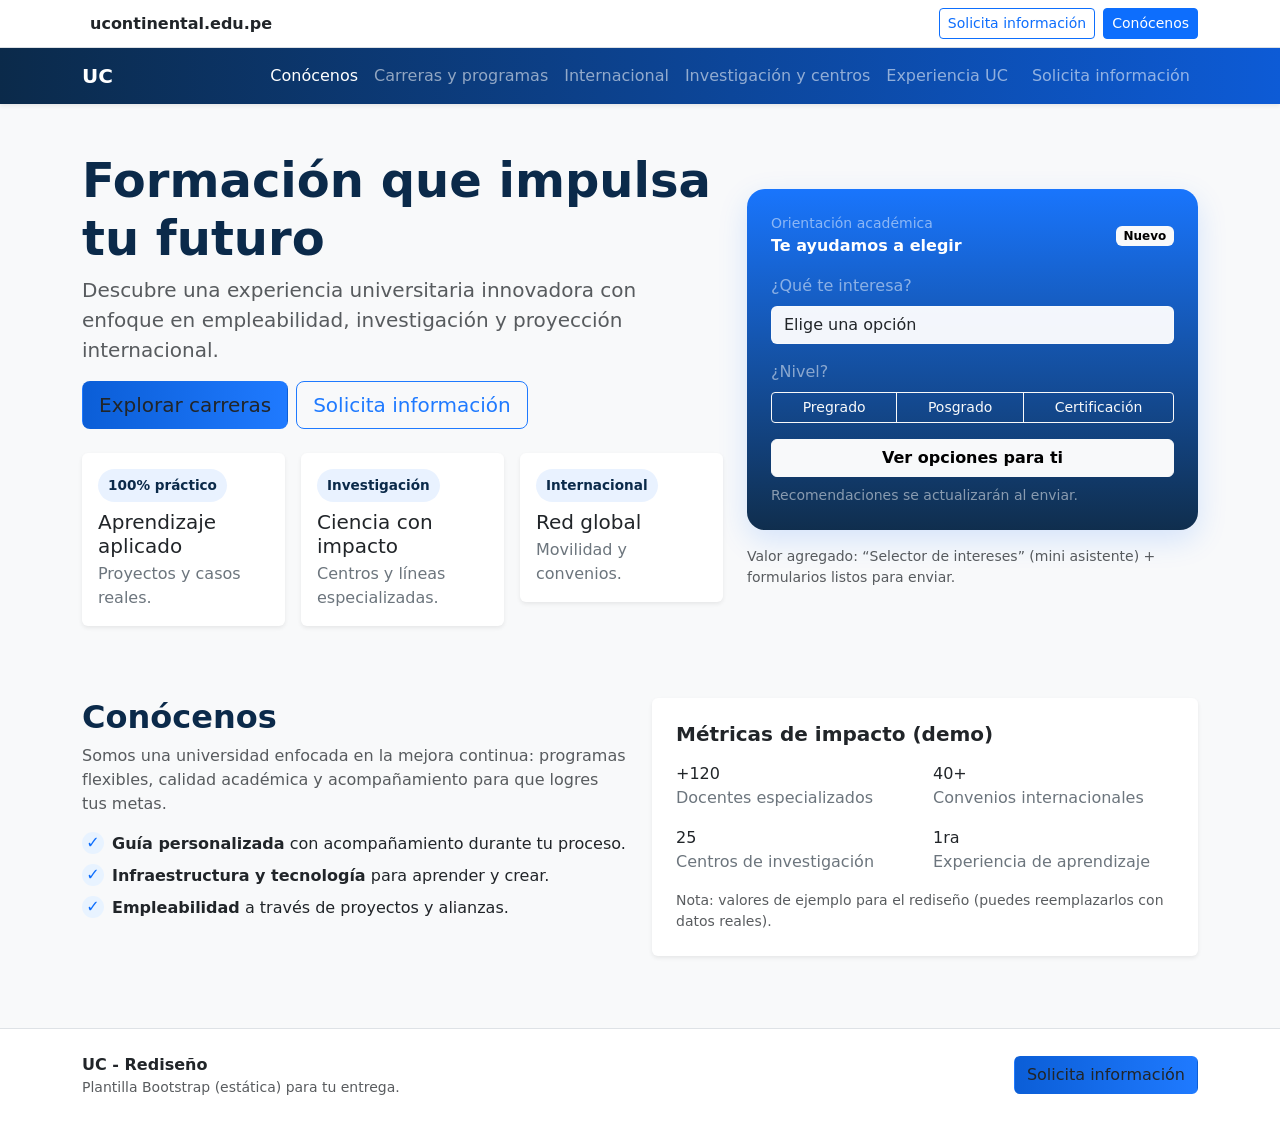
<file: index.html>
<!doctype html>
<html lang="es">

<head>
    <meta charset="utf-8" />
    <meta name="viewport" content="width=device-width, initial-scale=1" />
    <title>UC - Rediseño</title>

    <!-- Bootstrap CSS -->
    <link href="https://cdn.jsdelivr.net/npm/bootstrap@5.3.3/dist/css/bootstrap.min.css" rel="stylesheet">

    <!-- Custom -->
    <link href="./assets/css/styles.css" rel="stylesheet" />
</head>

<body class="bg-light">
    <!-- Topbar -->
    <div class="bg-white border-bottom">
        <div class="container py-2 d-flex flex-column flex-md-row align-items-md-center justify-content-between gap-2">
            <div class="d-flex align-items-center gap-2">
                <div class="uc-logo" aria-hidden="true"></div>
                <div>
                    <div class="fw-bold">ucontinental.edu.pe</div>

                </div>
            </div>

            <div class="d-flex gap-2">
                <a class="btn btn-sm btn-outline-primary" href="./solicita-informacion.html">Solicita información</a>
                <a class="btn btn-sm btn-primary" href="#conocenos" onclick="location.href='./index.html#conocenos'">Conócenos</a>
            </div>
        </div>
    </div>

    <!-- Navbar -->
    <nav class="navbar navbar-expand-lg navbar-dark bg-uc shadow-sm sticky-top">
        <div class="container">
            <a class="navbar-brand fw-bold" href="./index.html">UC</a>
            <button class="navbar-toggler" type="button" data-bs-toggle="collapse" data-bs-target="#ucNavbar">
        <span class="navbar-toggler-icon"></span>
      </button>

            <div class="collapse navbar-collapse" id="ucNavbar">
                <ul class="navbar-nav ms-auto mb-2 mb-lg-0">
                    <li class="nav-item">
                        <a class="nav-link active" aria-current="page" href="./index.html">Conócenos</a>
                    </li>
                    <li class="nav-item">
                        <a class="nav-link" href="./carreras.html">Carreras y programas</a>
                    </li>
                    <li class="nav-item">
                        <a class="nav-link" href="./internacional.html">Internacional</a>
                    </li>
                    <li class="nav-item">
                        <a class="nav-link" href="./investigacion.html">Investigación y centros</a>
                    </li>
                    <li class="nav-item">
                        <a class="nav-link" href="./experiencia.html">Experiencia UC</a>
                    </li>
                    <li class="nav-item">
                        <a class="nav-link btn-ghost ms-lg-2" href="./solicita-informacion.html">Solicita información</a>
                    </li>
                </ul>
            </div>
        </div>
    </nav>

    <!-- Hero -->
    <header class="py-5">
        <div class="container">
            <div class="row align-items-center g-4">
                <div class="col-lg-7">
                    <h1 class="display-5 fw-bold text-uc">
                        Formación que impulsa tu futuro
                    </h1>
                    <p class="lead text-muted">
                        Descubre una experiencia universitaria innovadora con enfoque en empleabilidad, investigación y proyección internacional.
                    </p>

                    <div class="d-flex flex-column flex-sm-row gap-2">
                        <a class="btn btn-uc-primary btn-lg" href="./carreras.html">Explorar carreras</a>
                        <a class="btn btn-outline-uc btn-lg" href="./solicita-informacion.html">Solicita información</a>
                    </div>

                    <!-- Value-added widgets -->
                    <div class="mt-4">
                        <div class="row g-3">
                            <div class="col-md-4">
                                <div class="card border-0 shadow-sm uc-card">
                                    <div class="card-body">
                                        <div class="uc-pill bg-uc-soft mb-2">100% práctico</div>
                                        <h5 class="card-title mb-1">Aprendizaje aplicado</h5>
                                        <p class="card-text text-secondary mb-0">Proyectos y casos reales.</p>
                                    </div>
                                </div>
                            </div>
                            <div class="col-md-4">
                                <div class="card border-0 shadow-sm uc-card">
                                    <div class="card-body">
                                        <div class="uc-pill bg-uc-soft mb-2">Investigación</div>
                                        <h5 class="card-title mb-1">Ciencia con impacto</h5>
                                        <p class="card-text text-secondary mb-0">Centros y líneas especializadas.</p>
                                    </div>
                                </div>
                            </div>
                            <div class="col-md-4">
                                <div class="card border-0 shadow-sm uc-card">
                                    <div class="card-body">
                                        <div class="uc-pill bg-uc-soft mb-2">Internacional</div>
                                        <h5 class="card-title mb-1">Red global</h5>
                                        <p class="card-text text-secondary mb-0">Movilidad y convenios.</p>
                                    </div>
                                </div>
                            </div>
                        </div>
                    </div>

                </div>

                <div class="col-lg-5">
                    <div class="uc-hero-panel">
                        <div class="p-4">
                            <div class="d-flex align-items-center justify-content-between gap-3">
                                <div>
                                    <div class="small text-white-50">Orientación académica</div>
                                    <div class="fw-bold text-white">Te ayudamos a elegir</div>
                                </div>
                                <span class="badge text-bg-light">Nuevo</span>
                            </div>

                            <div class="mt-3">
                                <label class="form-label text-white-50">¿Qué te interesa?</label>
                                <select class="form-select uc-select" aria-label="Interés">
                  <option selected>Elige una opción</option>
                  <option value="tecnologia">Tecnología</option>
                  <option value="salud">Salud</option>
                  <option value="negocios">Negocios</option>
                  <option value="educacion">Educación</option>
                  <option value="ingenieria">Ingeniería</option>
                </select>
                            </div>

                            <div class="mt-3">
                                <label class="form-label text-white-50">¿Nivel?</label>
                                <div class="btn-group w-100" role="group" aria-label="Nivel">
                                    <button type="button" class="btn btn-sm btn-outline-light" onclick="setLevel('pregrado')">Pregrado</button>
                                    <button type="button" class="btn btn-sm btn-outline-light" onclick="setLevel('posgrado')">Posgrado</button>
                                    <button type="button" class="btn btn-sm btn-outline-light" onclick="setLevel('certificacion')">Certificación</button>
                                </div>
                                <input type="hidden" id="selectedLevel" value="pregrado" />
                            </div>

                            <div class="mt-3">
                                <button class="btn btn-light w-100 fw-semibold" onclick="goSolicitaInfo()">
                  Ver opciones para ti
                </button>
                                <p class="small text-white-50 mt-2 mb-0" id="recommendationText">
                                    Recomendaciones se actualizarán al enviar.
                                </p>
                            </div>
                        </div>
                    </div>

                    <div class="mt-3 small text-muted">
                        Valor agregado: “Selector de intereses” (mini asistente) + formularios listos para enviar.
                    </div>
                </div>
            </div>
        </div>
    </header>

    <!-- Conócenos section -->
    <section id="conocenos" class="py-4">
        <div class="container">
            <div class="row g-4">
                <div class="col-lg-6">
                    <h2 class="fw-bold text-uc">Conócenos</h2>
                    <p class="text-muted">
                        Somos una universidad enfocada en la mejora continua: programas flexibles, calidad académica y acompañamiento para que logres tus metas.
                    </p>
                    <ul class="list-unstyled uc-checklist">
                        <li class="d-flex gap-2 align-items-start mb-2">
                            <span class="uc-check">✓</span>
                            <div><strong>Guía personalizada</strong> con acompañamiento durante tu proceso.</div>
                        </li>
                        <li class="d-flex gap-2 align-items-start mb-2">
                            <span class="uc-check">✓</span>
                            <div><strong>Infraestructura y tecnología</strong> para aprender y crear.</div>
                        </li>
                        <li class="d-flex gap-2 align-items-start mb-2">
                            <span class="uc-check">✓</span>
                            <div><strong>Empleabilidad</strong> a través de proyectos y alianzas.</div>
                        </li>
                    </ul>
                </div>

                <div class="col-lg-6">
                    <div class="card border-0 shadow-sm">
                        <div class="card-body p-4">
                            <h3 class="h5 fw-bold mb-3">Métricas de impacto (demo)</h3>
                            <div class="row g-3">
                                <div class="col-6">
                                    <div class="uc-metric">
                                        <div class="uc-metric-number">+120</div>
                                        <div class="text-secondary">Docentes especializados</div>
                                    </div>
                                </div>
                                <div class="col-6">
                                    <div class="uc-metric">
                                        <div class="uc-metric-number">40+</div>
                                        <div class="text-secondary">Convenios internacionales</div>
                                    </div>
                                </div>
                                <div class="col-6">
                                    <div class="uc-metric">
                                        <div class="uc-metric-number">25</div>
                                        <div class="text-secondary">Centros de investigación</div>
                                    </div>
                                </div>
                                <div class="col-6">
                                    <div class="uc-metric">
                                        <div class="uc-metric-number">1ra</div>
                                        <div class="text-secondary">Experiencia de aprendizaje</div>
                                    </div>
                                </div>
                            </div>
                            <div class="mt-3 text-muted small">
                                Nota: valores de ejemplo para el rediseño (puedes reemplazarlos con datos reales).
                            </div>
                        </div>
                    </div>
                </div>
            </div>
        </div>
    </section>

    <!-- Footer -->
    <footer class="border-top bg-white mt-5">
        <div class="container py-4">
            <div class="row g-3 align-items-center">
                <div class="col-md-6">
                    <div class="fw-bold">UC - Rediseño</div>
                    <div class="text-muted small">Plantilla Bootstrap (estática) para tu entrega.</div>
                </div>
                <div class="col-md-6 text-md-end">
                    <a href="./solicita-informacion.html" class="btn btn-uc-primary">Solicita información</a>
                </div>
            </div>
        </div>
    </footer>

    <!-- Bootstrap JS -->
    <script src="https://cdn.jsdelivr.net/npm/bootstrap@5.3.3/dist/js/bootstrap.bundle.min.js"></script>

    <script src="./assets/js/app.js"></script>
</body>

</html>
</file>
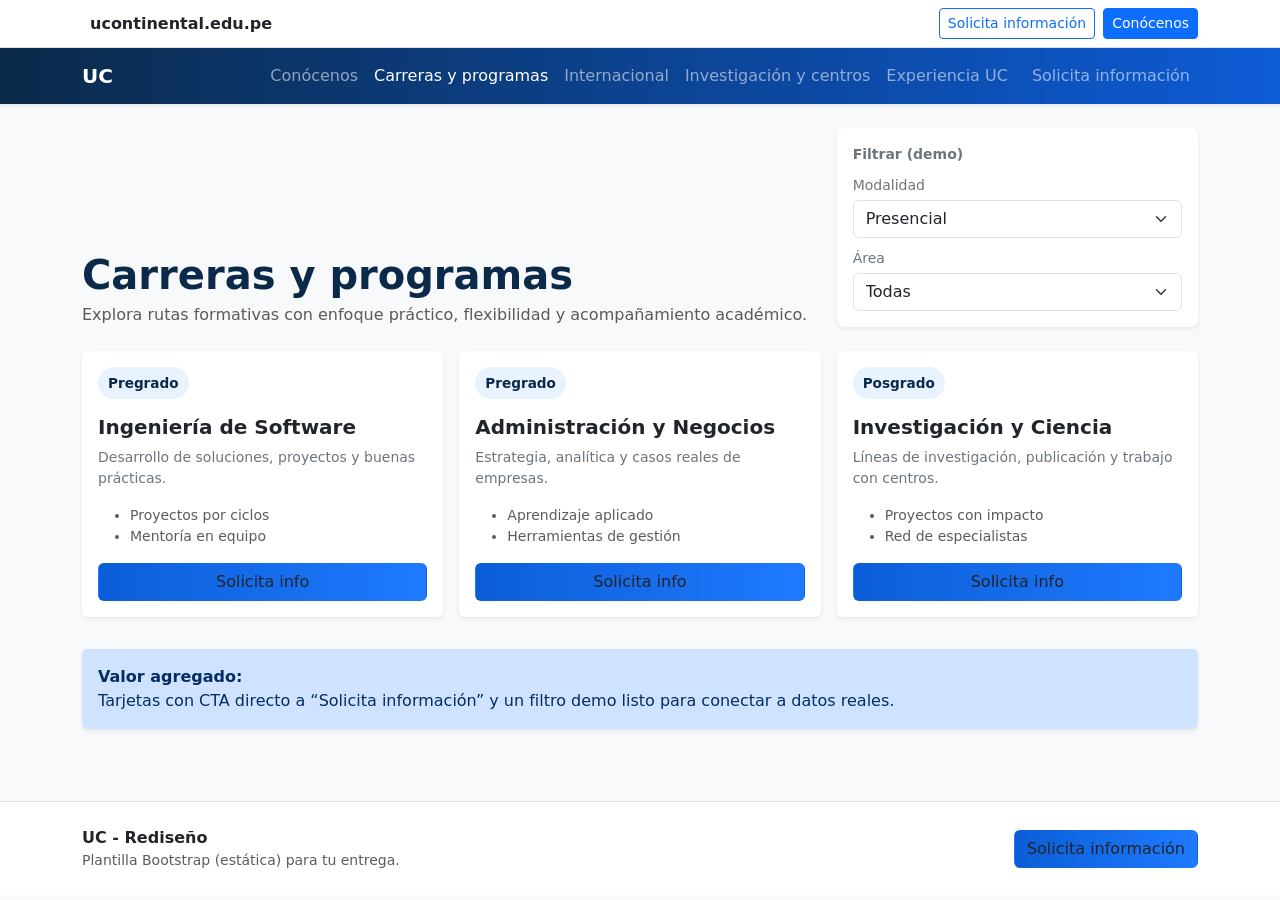
<file: carreras.html>
<!doctype html>
<html lang="es">

<head>
    <meta charset="utf-8" />
    <meta name="viewport" content="width=device-width, initial-scale=1" />
    <title>UC - Carreras y programas</title>

    <link href="https://cdn.jsdelivr.net/npm/bootstrap@5.3.3/dist/css/bootstrap.min.css" rel="stylesheet">
    <link href="./assets/css/styles.css" rel="stylesheet" />
</head>

<body class="bg-light">
    <div class="bg-white border-bottom">
        <div class="container py-2 d-flex flex-column flex-md-row align-items-md-center justify-content-between gap-2">
            <div class="d-flex align-items-center gap-2">
                <div class="uc-logo" aria-hidden="true"></div>
                <div>
                    <div class="fw-bold">ucontinental.edu.pe</div>

                </div>
            </div>

            <div class="d-flex gap-2">
                <a class="btn btn-sm btn-outline-primary" href="./solicita-informacion.html">Solicita información</a>
                <a class="btn btn-sm btn-primary" href="./index.html">Conócenos</a>
            </div>
        </div>
    </div>

    <nav class="navbar navbar-expand-lg navbar-dark bg-uc shadow-sm sticky-top">
        <div class="container">
            <a class="navbar-brand fw-bold" href="./index.html">UC</a>
            <button class="navbar-toggler" type="button" data-bs-toggle="collapse" data-bs-target="#ucNavbar">
        <span class="navbar-toggler-icon"></span>
      </button>

            <div class="collapse navbar-collapse" id="ucNavbar">
                <ul class="navbar-nav ms-auto mb-2 mb-lg-0">
                    <li class="nav-item"><a class="nav-link" href="./index.html">Conócenos</a></li>
                    <li class="nav-item"><a class="nav-link active" aria-current="page" href="./carreras.html">Carreras y programas</a></li>
                    <li class="nav-item"><a class="nav-link" href="./internacional.html">Internacional</a></li>
                    <li class="nav-item"><a class="nav-link" href="./investigacion.html">Investigación y centros</a></li>
                    <li class="nav-item"><a class="nav-link" href="./experiencia.html">Experiencia UC</a></li>
                    <li class="nav-item"><a class="nav-link btn-ghost ms-lg-2" href="./solicita-informacion.html">Solicita información</a></li>
                </ul>
            </div>
        </div>
    </nav>

    <main class="py-4">
        <div class="container">
            <div class="row align-items-end g-3">
                <div class="col-lg-8">
                    <h1 class="fw-bold text-uc mb-1">Carreras y programas</h1>
                    <p class="text-muted mb-0">
                        Explora rutas formativas con enfoque práctico, flexibilidad y acompañamiento académico.
                    </p>
                </div>
                <div class="col-lg-4">
                    <div class="p-3 bg-white shadow-sm rounded-3">
                        <div class="small text-secondary fw-semibold">Filtrar (demo)</div>
                        <div class="mt-2">
                            <label class="form-label small text-secondary mb-1">Modalidad</label>
                            <select class="form-select" aria-label="Modalidad">
                <option selected>Presencial</option>
                <option>Semipresencial</option>
                <option>Virtual</option>
              </select>
                        </div>
                        <div class="mt-2">
                            <label class="form-label small text-secondary mb-1">Área</label>
                            <select class="form-select" aria-label="Área">
                <option selected>Todas</option>
                <option>Tecnología</option>
                <option>Salud</option>
                <option>Negocios</option>
                <option>Educación</option>
                <option>Ingeniería</option>
              </select>
                        </div>
                    </div>
                </div>
            </div>

            <div class="row g-3 mt-2">
                <div class="col-md-6 col-lg-4">
                    <div class="card border-0 shadow-sm h-100 uc-card">
                        <div class="card-body">
                            <span class="uc-pill mb-3">Pregrado</span>
                            <h3 class="h5 fw-bold">Ingeniería de Software</h3>
                            <p class="text-secondary small mb-3">Desarrollo de soluciones, proyectos y buenas prácticas.</p>
                            <ul class="small text-muted mb-3">
                                <li>Proyectos por ciclos</li>
                                <li>Mentoría en equipo</li>
                            </ul>
                            <a class="btn btn-uc-primary w-100" href="./solicita-informacion.html">Solicita info</a>
                        </div>
                    </div>
                </div>

                <div class="col-md-6 col-lg-4">
                    <div class="card border-0 shadow-sm h-100 uc-card">
                        <div class="card-body">
                            <span class="uc-pill mb-3">Pregrado</span>
                            <h3 class="h5 fw-bold">Administración y Negocios</h3>
                            <p class="text-secondary small mb-3">Estrategia, analítica y casos reales de empresas.</p>
                            <ul class="small text-muted mb-3">
                                <li>Aprendizaje aplicado</li>
                                <li>Herramientas de gestión</li>
                            </ul>
                            <a class="btn btn-uc-primary w-100" href="./solicita-informacion.html">Solicita info</a>
                        </div>
                    </div>
                </div>

                <div class="col-md-6 col-lg-4">
                    <div class="card border-0 shadow-sm h-100 uc-card">
                        <div class="card-body">
                            <span class="uc-pill mb-3">Posgrado</span>
                            <h3 class="h5 fw-bold">Investigación y Ciencia</h3>
                            <p class="text-secondary small mb-3">Líneas de investigación, publicación y trabajo con centros.</p>
                            <ul class="small text-muted mb-3">
                                <li>Proyectos con impacto</li>
                                <li>Red de especialistas</li>
                            </ul>
                            <a class="btn btn-uc-primary w-100" href="./solicita-informacion.html">Solicita info</a>
                        </div>
                    </div>
                </div>

                <div class="col-12">
                    <div class="alert alert-primary mt-3 mb-0 border-0 shadow-sm">
                        <div class="fw-semibold">Valor agregado:</div>
                        <div>Tarjetas con CTA directo a “Solicita información” y un filtro demo listo para conectar a datos reales.</div>
                    </div>
                </div>
            </div>
        </div>
    </main>

    <footer class="border-top bg-white mt-5">
        <div class="container py-4">
            <div class="row g-3 align-items-center">
                <div class="col-md-6">
                    <div class="fw-bold">UC - Rediseño</div>
                    <div class="text-muted small">Plantilla Bootstrap (estática) para tu entrega.</div>
                </div>
                <div class="col-md-6 text-md-end">
                    <a href="./solicita-informacion.html" class="btn btn-uc-primary">Solicita información</a>
                </div>
            </div>
        </div>
    </footer>

    <script src="https://cdn.jsdelivr.net/npm/bootstrap@5.3.3/dist/js/bootstrap.bundle.min.js"></script>
</body>

</html>
</file>
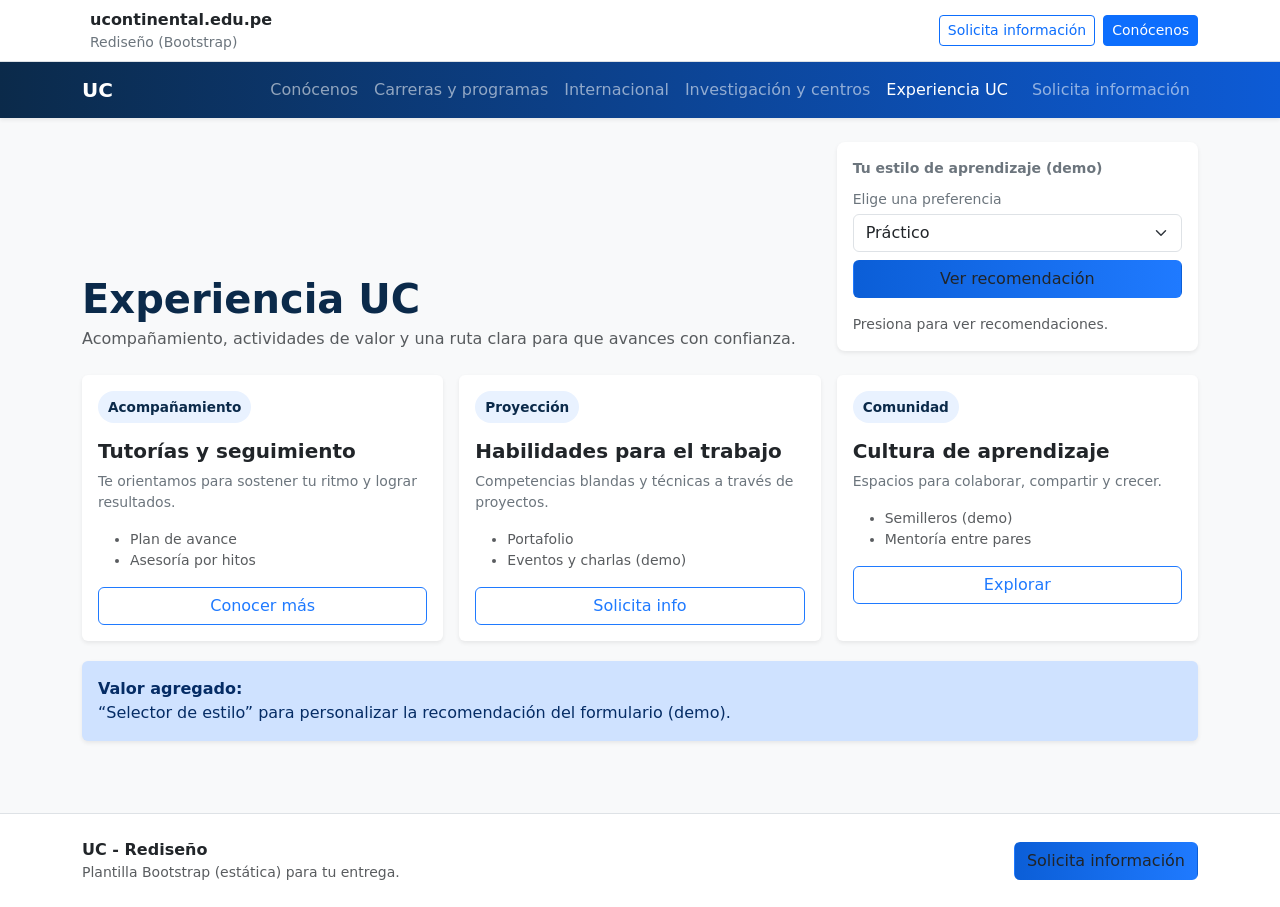
<file: experiencia.html>
<!doctype html>
<html lang="es">

<head>
    <meta charset="utf-8" />
    <meta name="viewport" content="width=device-width, initial-scale=1" />
    <title>UC - Experiencia UC</title>

    <link href="https://cdn.jsdelivr.net/npm/bootstrap@5.3.3/dist/css/bootstrap.min.css" rel="stylesheet">
    <link href="./assets/css/styles.css" rel="stylesheet" />
</head>

<body class="bg-light">
    <div class="bg-white border-bottom">
        <div class="container py-2 d-flex flex-column flex-md-row align-items-md-center justify-content-between gap-2">
            <div class="d-flex align-items-center gap-2">
                <div class="uc-logo" aria-hidden="true"></div>
                <div>
                    <div class="fw-bold">ucontinental.edu.pe</div>
                    <div class="small text-secondary">Rediseño (Bootstrap)</div>
                </div>
            </div>

            <div class="d-flex gap-2">
                <a class="btn btn-sm btn-outline-primary" href="./solicita-informacion.html">Solicita información</a>
                <a class="btn btn-sm btn-primary" href="./index.html">Conócenos</a>
            </div>
        </div>
    </div>

    <nav class="navbar navbar-expand-lg navbar-dark bg-uc shadow-sm sticky-top">
        <div class="container">
            <a class="navbar-brand fw-bold" href="./index.html">UC</a>
            <button class="navbar-toggler" type="button" data-bs-toggle="collapse" data-bs-target="#ucNavbar">
        <span class="navbar-toggler-icon"></span>
      </button>

            <div class="collapse navbar-collapse" id="ucNavbar">
                <ul class="navbar-nav ms-auto mb-2 mb-lg-0">
                    <li class="nav-item"><a class="nav-link" href="./index.html">Conócenos</a></li>
                    <li class="nav-item"><a class="nav-link" href="./carreras.html">Carreras y programas</a></li>
                    <li class="nav-item"><a class="nav-link" href="./internacional.html">Internacional</a></li>
                    <li class="nav-item"><a class="nav-link" href="./investigacion.html">Investigación y centros</a></li>
                    <li class="nav-item"><a class="nav-link active" aria-current="page" href="./experiencia.html">Experiencia UC</a></li>
                    <li class="nav-item"><a class="nav-link btn-ghost ms-lg-2" href="./solicita-informacion.html">Solicita información</a></li>
                </ul>
            </div>
        </div>
    </nav>

    <main class="py-4">
        <div class="container">
            <div class="row g-3 align-items-end">
                <div class="col-lg-8">
                    <h1 class="fw-bold text-uc mb-1">Experiencia UC</h1>
                    <p class="text-muted mb-0">
                        Acompañamiento, actividades de valor y una ruta clara para que avances con confianza.
                    </p>
                </div>

                <div class="col-lg-4">
                    <div class="p-3 bg-white shadow-sm rounded-3">
                        <div class="small text-secondary fw-semibold">Tu estilo de aprendizaje (demo)</div>
                        <div class="mt-2">
                            <label class="form-label small text-secondary mb-1">Elige una preferencia</label>
                            <select class="form-select" id="learnStyle" aria-label="Estilo de aprendizaje">
                <option selected>Práctico</option>
                <option>Investigativo</option>
                <option>Colaborativo</option>
              </select>
                        </div>
                        <div class="mt-2">
                            <button class="btn btn-uc-primary w-100" onclick="updateExperiencia()">Ver recomendación</button>
                        </div>
                        <div class="mt-3 small text-muted" id="styleHint">Presiona para ver recomendaciones.</div>
                    </div>
                </div>
            </div>

            <div class="row g-3 mt-2">
                <div class="col-md-6 col-lg-4">
                    <div class="card border-0 shadow-sm h-100 uc-card">
                        <div class="card-body">
                            <span class="uc-pill mb-3">Acompañamiento</span>
                            <h3 class="h5 fw-bold">Tutorías y seguimiento</h3>
                            <p class="text-secondary small mb-3">
                                Te orientamos para sostener tu ritmo y lograr resultados.
                            </p>
                            <ul class="small text-muted mb-3">
                                <li>Plan de avance</li>
                                <li>Asesoría por hitos</li>
                            </ul>
                            <a class="btn btn-outline-uc w-100" href="./solicita-informacion.html">Conocer más</a>
                        </div>
                    </div>
                </div>

                <div class="col-md-6 col-lg-4">
                    <div class="card border-0 shadow-sm h-100 uc-card">
                        <div class="card-body">
                            <span class="uc-pill mb-3">Proyección</span>
                            <h3 class="h5 fw-bold">Habilidades para el trabajo</h3>
                            <p class="text-secondary small mb-3">
                                Competencias blandas y técnicas a través de proyectos.
                            </p>
                            <ul class="small text-muted mb-3">
                                <li>Portafolio</li>
                                <li>Eventos y charlas (demo)</li>
                            </ul>
                            <a class="btn btn-outline-uc w-100" href="./solicita-informacion.html">Solicita info</a>
                        </div>
                    </div>
                </div>

                <div class="col-md-6 col-lg-4">
                    <div class="card border-0 shadow-sm h-100 uc-card">
                        <div class="card-body">
                            <span class="uc-pill mb-3">Comunidad</span>
                            <h3 class="h5 fw-bold">Cultura de aprendizaje</h3>
                            <p class="text-secondary small mb-3">
                                Espacios para colaborar, compartir y crecer.
                            </p>
                            <ul class="small text-muted mb-3">
                                <li>Semilleros (demo)</li>
                                <li>Mentoría entre pares</li>
                            </ul>
                            <a class="btn btn-outline-uc w-100" href="./solicita-informacion.html">Explorar</a>
                        </div>
                    </div>
                </div>

                <div class="col-12">
                    <div class="alert alert-primary mt-1 mb-0 border-0 shadow-sm">
                        <div class="fw-semibold">Valor agregado:</div>
                        <div>“Selector de estilo” para personalizar la recomendación del formulario (demo).</div>
                    </div>
                </div>
            </div>
        </div>
    </main>

    <footer class="border-top bg-white mt-5">
        <div class="container py-4">
            <div class="row g-3 align-items-center">
                <div class="col-md-6">
                    <div class="fw-bold">UC - Rediseño</div>
                    <div class="text-muted small">Plantilla Bootstrap (estática) para tu entrega.</div>
                </div>
                <div class="col-md-6 text-md-end">
                    <a href="./solicita-informacion.html" class="btn btn-uc-primary">Solicita información</a>
                </div>
            </div>
        </div>
    </footer>

    <script src="https://cdn.jsdelivr.net/npm/bootstrap@5.3.3/dist/js/bootstrap.bundle.min.js"></script>
    <script>
        function updateExperiencia() {
            const v = document.getElementById('learnStyle').value;
            const el = document.getElementById('styleHint');
            const map = {
                'Práctico': 'Recomendación: prioriza cursos con laboratorios/proyectos desde el inicio.',
                'Investigativo': 'Recomendación: busca líneas de investigación y trabajos con evidencia y datos.',
                'Colaborativo': 'Recomendación: elige programas con equipos, mentorías y proyectos en conjunto.'
            };
            el.textContent = map[v] || 'Selecciona una opción para ver la recomendación.';
        }
    </script>
</body>

</html>
</file>
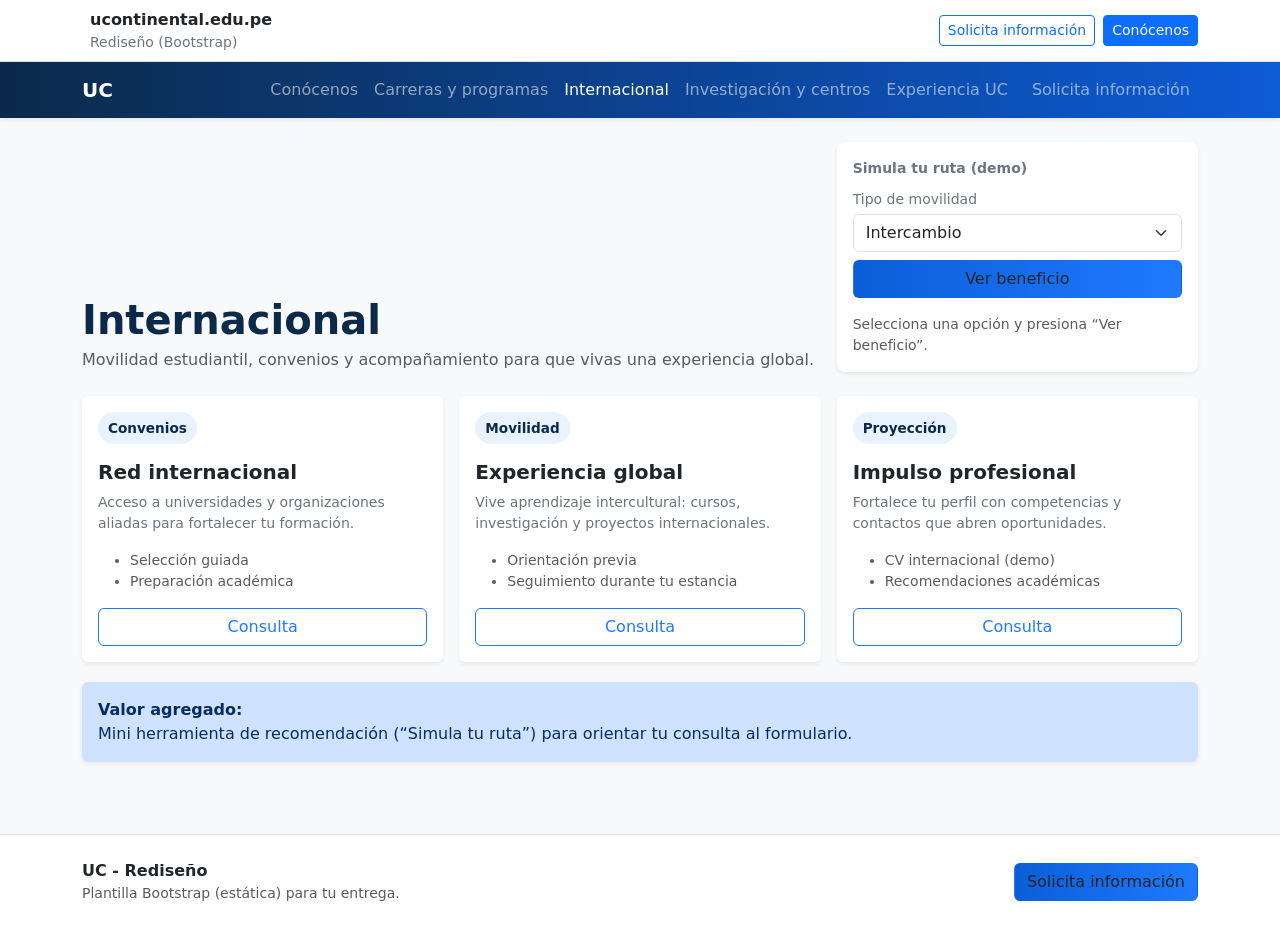
<file: internacional.html>
<!doctype html>
<html lang="es">

<head>
    <meta charset="utf-8" />
    <meta name="viewport" content="width=device-width, initial-scale=1" />
    <title>UC - Internacional</title>

    <link href="https://cdn.jsdelivr.net/npm/bootstrap@5.3.3/dist/css/bootstrap.min.css" rel="stylesheet">
    <link href="./assets/css/styles.css" rel="stylesheet" />
</head>

<body class="bg-light">
    <div class="bg-white border-bottom">
        <div class="container py-2 d-flex flex-column flex-md-row align-items-md-center justify-content-between gap-2">
            <div class="d-flex align-items-center gap-2">
                <div class="uc-logo" aria-hidden="true"></div>
                <div>
                    <div class="fw-bold">ucontinental.edu.pe</div>
                    <div class="small text-secondary">Rediseño (Bootstrap)</div>
                </div>
            </div>

            <div class="d-flex gap-2">
                <a class="btn btn-sm btn-outline-primary" href="./solicita-informacion.html">Solicita información</a>
                <a class="btn btn-sm btn-primary" href="./index.html">Conócenos</a>
            </div>
        </div>
    </div>

    <nav class="navbar navbar-expand-lg navbar-dark bg-uc shadow-sm sticky-top">
        <div class="container">
            <a class="navbar-brand fw-bold" href="./index.html">UC</a>
            <button class="navbar-toggler" type="button" data-bs-toggle="collapse" data-bs-target="#ucNavbar">
        <span class="navbar-toggler-icon"></span>
      </button>

            <div class="collapse navbar-collapse" id="ucNavbar">
                <ul class="navbar-nav ms-auto mb-2 mb-lg-0">
                    <li class="nav-item"><a class="nav-link" href="./index.html">Conócenos</a></li>
                    <li class="nav-item"><a class="nav-link" href="./carreras.html">Carreras y programas</a></li>
                    <li class="nav-item"><a class="nav-link active" aria-current="page" href="./internacional.html">Internacional</a></li>
                    <li class="nav-item"><a class="nav-link" href="./investigacion.html">Investigación y centros</a></li>
                    <li class="nav-item"><a class="nav-link" href="./experiencia.html">Experiencia UC</a></li>
                    <li class="nav-item"><a class="nav-link btn-ghost ms-lg-2" href="./solicita-informacion.html">Solicita información</a></li>
                </ul>
            </div>
        </div>
    </nav>

    <main class="py-4">
        <div class="container">
            <div class="row g-3 align-items-end">
                <div class="col-lg-8">
                    <h1 class="fw-bold text-uc mb-1">Internacional</h1>
                    <p class="text-muted mb-0">
                        Movilidad estudiantil, convenios y acompañamiento para que vivas una experiencia global.
                    </p>
                </div>

                <div class="col-lg-4">
                    <div class="p-3 bg-white shadow-sm rounded-3">
                        <div class="small text-secondary fw-semibold">Simula tu ruta (demo)</div>
                        <div class="mt-2">
                            <label class="form-label small text-secondary mb-1">Tipo de movilidad</label>
                            <select class="form-select" id="movType" aria-label="Tipo de movilidad">
                <option selected>Intercambio</option>
                <option>Visita académica</option>
                <option>Proyecto con partner</option>
              </select>
                        </div>
                        <div class="mt-2">
                            <button class="btn btn-uc-primary w-100" onclick="updateInternacional()">Ver beneficio</button>
                        </div>
                        <div class="mt-3 small text-muted" id="internBenefit">
                            Selecciona una opción y presiona “Ver beneficio”.
                        </div>
                    </div>
                </div>
            </div>

            <div class="row g-3 mt-2">
                <div class="col-md-4">
                    <div class="card border-0 shadow-sm h-100 uc-card">
                        <div class="card-body">
                            <span class="uc-pill mb-3">Convenios</span>
                            <h3 class="h5 fw-bold">Red internacional</h3>
                            <p class="text-secondary small mb-3">
                                Acceso a universidades y organizaciones aliadas para fortalecer tu formación.
                            </p>
                            <ul class="small text-muted mb-3">
                                <li>Selección guiada</li>
                                <li>Preparación académica</li>
                            </ul>
                            <a class="btn btn-outline-uc w-100" href="./solicita-informacion.html">Consulta</a>
                        </div>
                    </div>
                </div>

                <div class="col-md-4">
                    <div class="card border-0 shadow-sm h-100 uc-card">
                        <div class="card-body">
                            <span class="uc-pill mb-3">Movilidad</span>
                            <h3 class="h5 fw-bold">Experiencia global</h3>
                            <p class="text-secondary small mb-3">
                                Vive aprendizaje intercultural: cursos, investigación y proyectos internacionales.
                            </p>
                            <ul class="small text-muted mb-3">
                                <li>Orientación previa</li>
                                <li>Seguimiento durante tu estancia</li>
                            </ul>
                            <a class="btn btn-outline-uc w-100" href="./solicita-informacion.html">Consulta</a>
                        </div>
                    </div>
                </div>

                <div class="col-md-4">
                    <div class="card border-0 shadow-sm h-100 uc-card">
                        <div class="card-body">
                            <span class="uc-pill mb-3">Proyección</span>
                            <h3 class="h5 fw-bold">Impulso profesional</h3>
                            <p class="text-secondary small mb-3">
                                Fortalece tu perfil con competencias y contactos que abren oportunidades.
                            </p>
                            <ul class="small text-muted mb-3">
                                <li>CV internacional (demo)</li>
                                <li>Recomendaciones académicas</li>
                            </ul>
                            <a class="btn btn-outline-uc w-100" href="./solicita-informacion.html">Consulta</a>
                        </div>
                    </div>
                </div>

                <div class="col-12">
                    <div class="alert alert-primary mt-1 mb-0 border-0 shadow-sm">
                        <div class="fw-semibold">Valor agregado:</div>
                        <div>Mini herramienta de recomendación (“Simula tu ruta”) para orientar tu consulta al formulario.</div>
                    </div>
                </div>
            </div>
        </div>
    </main>

    <footer class="border-top bg-white mt-5">
        <div class="container py-4">
            <div class="row g-3 align-items-center">
                <div class="col-md-6">
                    <div class="fw-bold">UC - Rediseño</div>
                    <div class="text-muted small">Plantilla Bootstrap (estática) para tu entrega.</div>
                </div>
                <div class="col-md-6 text-md-end">
                    <a href="./solicita-informacion.html" class="btn btn-uc-primary">Solicita información</a>
                </div>
            </div>
        </div>
    </footer>

    <script src="https://cdn.jsdelivr.net/npm/bootstrap@5.3.3/dist/js/bootstrap.bundle.min.js"></script>
    <script>
        function updateInternacional() {
            const type = document.getElementById('movType').value;
            const el = document.getElementById('internBenefit');
            const map = {
                Intercambio: 'Intercambio: cursos + entorno global. Tu consulta se enviará con énfasis en movilidad.',
                'Visita académica': 'Visita académica: charlas y conocimiento aplicado. Ideal para orientación rápida.',
                'Proyecto con partner': 'Proyecto con partner: aprendizaje basado en casos internacionales (ideal para tu portafolio).'
            };
            el.textContent = map[type] || 'Selecciona una opción para ver el beneficio.';
        }
    </script>
</body>

</html>
</file>
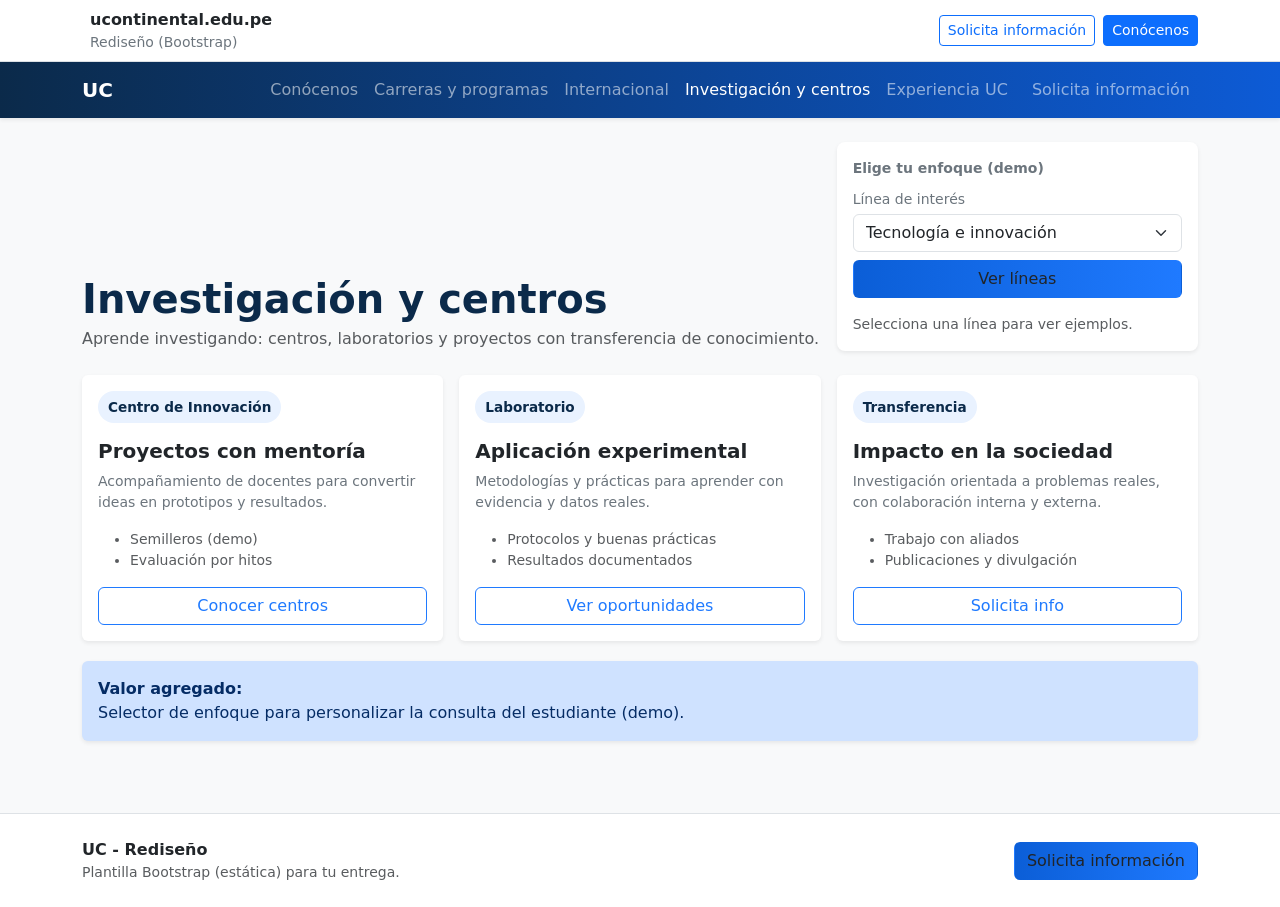
<file: investigacion.html>
<!doctype html>
<html lang="es">

<head>
    <meta charset="utf-8" />
    <meta name="viewport" content="width=device-width, initial-scale=1" />
    <title>UC - Investigación y centros</title>

    <link href="https://cdn.jsdelivr.net/npm/bootstrap@5.3.3/dist/css/bootstrap.min.css" rel="stylesheet">
    <link href="./assets/css/styles.css" rel="stylesheet" />
</head>

<body class="bg-light">
    <div class="bg-white border-bottom">
        <div class="container py-2 d-flex flex-column flex-md-row align-items-md-center justify-content-between gap-2">
            <div class="d-flex align-items-center gap-2">
                <div class="uc-logo" aria-hidden="true"></div>
                <div>
                    <div class="fw-bold">ucontinental.edu.pe</div>
                    <div class="small text-secondary">Rediseño (Bootstrap)</div>
                </div>
            </div>

            <div class="d-flex gap-2">
                <a class="btn btn-sm btn-outline-primary" href="./solicita-informacion.html">Solicita información</a>
                <a class="btn btn-sm btn-primary" href="./index.html">Conócenos</a>
            </div>
        </div>
    </div>

    <nav class="navbar navbar-expand-lg navbar-dark bg-uc shadow-sm sticky-top">
        <div class="container">
            <a class="navbar-brand fw-bold" href="./index.html">UC</a>
            <button class="navbar-toggler" type="button" data-bs-toggle="collapse" data-bs-target="#ucNavbar">
        <span class="navbar-toggler-icon"></span>
      </button>

            <div class="collapse navbar-collapse" id="ucNavbar">
                <ul class="navbar-nav ms-auto mb-2 mb-lg-0">
                    <li class="nav-item"><a class="nav-link" href="./index.html">Conócenos</a></li>
                    <li class="nav-item"><a class="nav-link" href="./carreras.html">Carreras y programas</a></li>
                    <li class="nav-item"><a class="nav-link" href="./internacional.html">Internacional</a></li>
                    <li class="nav-item"><a class="nav-link active" aria-current="page" href="./investigacion.html">Investigación y centros</a></li>
                    <li class="nav-item"><a class="nav-link" href="./experiencia.html">Experiencia UC</a></li>
                    <li class="nav-item"><a class="nav-link btn-ghost ms-lg-2" href="./solicita-informacion.html">Solicita información</a></li>
                </ul>
            </div>
        </div>
    </nav>

    <main class="py-4">
        <div class="container">
            <div class="row g-3 align-items-end">
                <div class="col-lg-8">
                    <h1 class="fw-bold text-uc mb-1">Investigación y centros</h1>
                    <p class="text-muted mb-0">
                        Aprende investigando: centros, laboratorios y proyectos con transferencia de conocimiento.
                    </p>
                </div>
                <div class="col-lg-4">
                    <div class="p-3 bg-white shadow-sm rounded-3">
                        <div class="small text-secondary fw-semibold">Elige tu enfoque (demo)</div>
                        <div class="mt-2">
                            <label class="form-label small text-secondary mb-1">Línea de interés</label>
                            <select class="form-select" id="lineSelect" aria-label="Línea de interés">
                <option selected>Tecnología e innovación</option>
                <option>Salud y bienestar</option>
                <option>Ciencias sociales</option>
                <option>Sostenibilidad</option>
              </select>
                        </div>
                        <div class="mt-2">
                            <button class="btn btn-uc-primary w-100" onclick="updateInvestigacion()">Ver líneas</button>
                        </div>
                        <div class="mt-3 small text-muted" id="lineHint">Selecciona una línea para ver ejemplos.</div>
                    </div>
                </div>
            </div>

            <div class="row g-3 mt-2">
                <div class="col-md-6 col-lg-4">
                    <div class="card border-0 shadow-sm h-100 uc-card">
                        <div class="card-body">
                            <span class="uc-pill mb-3">Centro de Innovación</span>
                            <h3 class="h5 fw-bold">Proyectos con mentoría</h3>
                            <p class="text-secondary small mb-3">
                                Acompañamiento de docentes para convertir ideas en prototipos y resultados.
                            </p>
                            <ul class="small text-muted mb-3">
                                <li>Semilleros (demo)</li>
                                <li>Evaluación por hitos</li>
                            </ul>
                            <a class="btn btn-outline-uc w-100" href="./solicita-informacion.html">Conocer centros</a>
                        </div>
                    </div>
                </div>

                <div class="col-md-6 col-lg-4">
                    <div class="card border-0 shadow-sm h-100 uc-card">
                        <div class="card-body">
                            <span class="uc-pill mb-3">Laboratorio</span>
                            <h3 class="h5 fw-bold">Aplicación experimental</h3>
                            <p class="text-secondary small mb-3">
                                Metodologías y prácticas para aprender con evidencia y datos reales.
                            </p>
                            <ul class="small text-muted mb-3">
                                <li>Protocolos y buenas prácticas</li>
                                <li>Resultados documentados</li>
                            </ul>
                            <a class="btn btn-outline-uc w-100" href="./solicita-informacion.html">Ver oportunidades</a>
                        </div>
                    </div>
                </div>

                <div class="col-md-6 col-lg-4">
                    <div class="card border-0 shadow-sm h-100 uc-card">
                        <div class="card-body">
                            <span class="uc-pill mb-3">Transferencia</span>
                            <h3 class="h5 fw-bold">Impacto en la sociedad</h3>
                            <p class="text-secondary small mb-3">
                                Investigación orientada a problemas reales, con colaboración interna y externa.
                            </p>
                            <ul class="small text-muted mb-3">
                                <li>Trabajo con aliados</li>
                                <li>Publicaciones y divulgación</li>
                            </ul>
                            <a class="btn btn-outline-uc w-100" href="./solicita-informacion.html">Solicita info</a>
                        </div>
                    </div>
                </div>

                <div class="col-12">
                    <div class="alert alert-primary mt-1 mb-0 border-0 shadow-sm">
                        <div class="fw-semibold">Valor agregado:</div>
                        <div>Selector de enfoque para personalizar la consulta del estudiante (demo).</div>
                    </div>
                </div>
            </div>

        </div>
    </main>

    <footer class="border-top bg-white mt-5">
        <div class="container py-4">
            <div class="row g-3 align-items-center">
                <div class="col-md-6">
                    <div class="fw-bold">UC - Rediseño</div>
                    <div class="text-muted small">Plantilla Bootstrap (estática) para tu entrega.</div>
                </div>
                <div class="col-md-6 text-md-end">
                    <a href="./solicita-informacion.html" class="btn btn-uc-primary">Solicita información</a>
                </div>
            </div>
        </div>
    </footer>

    <script src="https://cdn.jsdelivr.net/npm/bootstrap@5.3.3/dist/js/bootstrap.bundle.min.js"></script>
    <script>
        function updateInvestigacion() {
            const v = document.getElementById('lineSelect').value;
            const el = document.getElementById('lineHint');
            const map = {
                'Tecnología e innovación': 'Ejemplos: automatización, IA aplicada y prototipos para industria.',
                'Salud y bienestar': 'Ejemplos: investigación en prevención, estudios clínicos y programas de bienestar.',
                'Ciencias sociales': 'Ejemplos: análisis de impacto social, políticas públicas y educación.',
                'Sostenibilidad': 'Ejemplos: gestión ambiental, eficiencia energética y economía circular.'
            };
            el.textContent = map[v] || 'Selecciona una línea para ver ejemplos.';
        }
    </script>
</body>

</html>
</file>
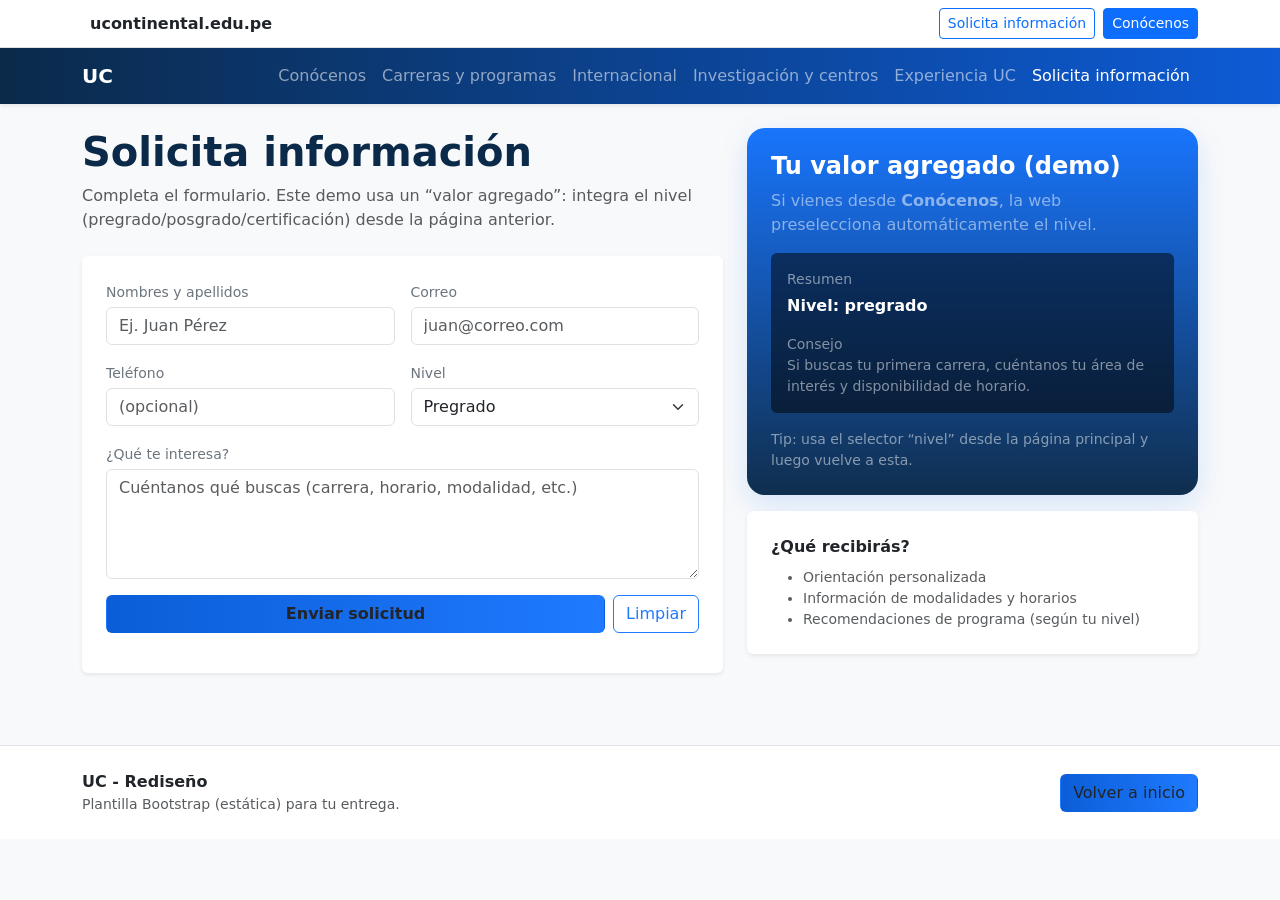
<file: solicita-informacion.html>
<!doctype html>
<html lang="es">

<head>
    <meta charset="utf-8" />
    <meta name="viewport" content="width=device-width, initial-scale=1" />
    <title>UC - Solicita información</title>

    <link href="https://cdn.jsdelivr.net/npm/bootstrap@5.3.3/dist/css/bootstrap.min.css" rel="stylesheet">
    <link href="./assets/css/styles.css" rel="stylesheet" />
</head>

<body class="bg-light">
    <div class="bg-white border-bottom">
        <div class="container py-2 d-flex flex-column flex-md-row align-items-md-center justify-content-between gap-2">
            <div class="d-flex align-items-center gap-2">
                <div class="uc-logo" aria-hidden="true"></div>
                <div>
                    <div class="fw-bold">ucontinental.edu.pe</div>

                </div>
            </div>

            <div class="d-flex gap-2">
                <a class="btn btn-sm btn-outline-primary" href="./solicita-informacion.html">Solicita información</a>
                <a class="btn btn-sm btn-primary" href="./index.html">Conócenos</a>
            </div>
        </div>
    </div>

    <nav class="navbar navbar-expand-lg navbar-dark bg-uc shadow-sm sticky-top">
        <div class="container">
            <a class="navbar-brand fw-bold" href="./index.html">UC</a>
            <button class="navbar-toggler" type="button" data-bs-toggle="collapse" data-bs-target="#ucNavbar">
        <span class="navbar-toggler-icon"></span>
      </button>

            <div class="collapse navbar-collapse" id="ucNavbar">
                <ul class="navbar-nav ms-auto mb-2 mb-lg-0">
                    <li class="nav-item"><a class="nav-link" href="./index.html">Conócenos</a></li>
                    <li class="nav-item"><a class="nav-link" href="./carreras.html">Carreras y programas</a></li>
                    <li class="nav-item"><a class="nav-link" href="./internacional.html">Internacional</a></li>
                    <li class="nav-item"><a class="nav-link" href="./investigacion.html">Investigación y centros</a></li>
                    <li class="nav-item"><a class="nav-link" href="./experiencia.html">Experiencia UC</a></li>
                    <li class="nav-item"><a class="nav-link active" aria-current="page" href="./solicita-informacion.html">Solicita información</a></li>
                </ul>
            </div>
        </div>
    </nav>

    <main class="py-4">
        <div class="container">
            <div class="row g-4">
                <div class="col-lg-7">
                    <h1 class="fw-bold text-uc mb-2">Solicita información</h1>
                    <p class="text-muted mb-4">
                        Completa el formulario. Este demo usa un “valor agregado”: integra el nivel (pregrado/posgrado/certificación) desde la página anterior.
                    </p>

                    <div class="card border-0 shadow-sm">
                        <div class="card-body p-4">
                            <form id="leadForm">
                                <div class="row g-3">
                                    <div class="col-md-6">
                                        <label class="form-label small text-secondary mb-1" for="nombre">Nombres y apellidos</label>
                                        <input type="text" class="form-control" id="nombre" required placeholder="Ej. Juan Pérez">
                                    </div>

                                    <div class="col-md-6">
                                        <label class="form-label small text-secondary mb-1" for="correo">Correo</label>
                                        <input type="email" class="form-control" id="correo" required placeholder="juan@correo.com">
                                    </div>

                                    <div class="col-md-6">
                                        <label class="form-label small text-secondary mb-1" for="telefono">Teléfono</label>
                                        <input type="tel" class="form-control" id="telefono" placeholder="(opcional)">
                                    </div>

                                    <div class="col-md-6">
                                        <label class="form-label small text-secondary mb-1" for="nivel">Nivel</label>
                                        <select class="form-select" id="nivel" required>
                      <option value="pregrado" selected>Pregrado</option>
                      <option value="posgrado">Posgrado</option>
                      <option value="certificacion">Certificación</option>
                    </select>
                                    </div>

                                    <div class="col-12">
                                        <label class="form-label small text-secondary mb-1" for="mensaje">¿Qué te interesa?</label>
                                        <textarea class="form-control" id="mensaje" rows="4" placeholder="Cuéntanos qué buscas (carrera, horario, modalidad, etc.)"></textarea>
                                    </div>

                                    <div class="col-12 d-flex gap-2 flex-column flex-sm-row">
                                        <button type="submit" class="btn btn-uc-primary flex-grow-1 fw-semibold">Enviar solicitud</button>
                                        <button type="button" class="btn btn-outline-uc" onclick="resetForm()">Limpiar</button>
                                    </div>

                                    <div class="col-12">
                                        <div class="alert alert-success border-0 bg-transparent p-0 d-none" id="successBox">
                                            <div class="fw-semibold">¡Listo!</div>
                                            <div class="small text-muted" id="successText"></div>
                                        </div>
                                        <div class="alert alert-warning border-0 bg-transparent p-0 d-none" id="errorBox">
                                            <div class="fw-semibold">Revisa el formulario</div>
                                            <div class="small text-muted" id="errorText"></div>
                                        </div>

                                    </div>
                                </div>
                            </form>
                        </div>
                    </div>
                </div>

                <div class="col-lg-5">
                    <div class="uc-hero-panel p-4">
                        <h2 class="h4 fw-bold mb-2">Tu valor agregado (demo)</h2>
                        <p class="text-white-50 mb-3">
                            Si vienes desde <strong>Conócenos</strong>, la web preselecciona automáticamente el nivel.
                        </p>

                        <div class="card border-0 bg-black bg-opacity-50 text-white">
                            <div class="card-body">
                                <div class="small text-white-50">Resumen</div>
                                <div class="fw-bold mt-1" id="summaryNivel">Nivel: —</div>
                                <div class="small text-white-50 mt-3">Consejo</div>
                                <div class="small text-white-50" id="summaryTip">
                                    Cuanto más detalle incluyas, más rápido podremos orientarte.
                                </div>
                            </div>
                        </div>

                        <div class="mt-3 small text-white-50">
                            Tip: usa el selector “nivel” desde la página principal y luego vuelve a esta.
                        </div>
                    </div>

                    <div class="mt-3">
                        <div class="card border-0 shadow-sm">
                            <div class="card-body p-4">
                                <div class="fw-semibold mb-2">¿Qué recibirás?</div>
                                <ul class="small text-muted mb-0">
                                    <li>Orientación personalizada</li>
                                    <li>Información de modalidades y horarios</li>
                                    <li>Recomendaciones de programa (según tu nivel)</li>
                                </ul>
                            </div>
                        </div>
                    </div>
                </div>

            </div>
        </div>
    </main>

    <footer class="border-top bg-white mt-5">
        <div class="container py-4">
            <div class="row g-3 align-items-center">
                <div class="col-md-6">
                    <div class="fw-bold">UC - Rediseño</div>
                    <div class="text-muted small">Plantilla Bootstrap (estática) para tu entrega.</div>
                </div>
                <div class="col-md-6 text-md-end">
                    <a href="./index.html" class="btn btn-uc-primary">Volver a inicio</a>
                </div>
            </div>
        </div>
    </footer>

    <script src="https://cdn.jsdelivr.net/npm/bootstrap@5.3.3/dist/js/bootstrap.bundle.min.js"></script>
    <script src="./assets/js/app.js"></script>
    <script>
        function resetForm() {
            document.getElementById('leadForm').reset();
            const successBox = document.getElementById('successBox');
            const errorBox = document.getElementById('errorBox');
            successBox.classList.add('d-none');
            errorBox.classList.add('d-none');
        }

        (function init() {
            const params = new URLSearchParams(window.location.search);
            const nivel = params.get('nivel');
            if (nivel) {
                const sel = document.getElementById('nivel');
                sel.value = nivel;
            }

            const sel = document.getElementById('nivel');
            const summaryNivel = document.getElementById('summaryNivel');
            const tip = document.getElementById('summaryTip');

            const tipMap = {
                pregrado: 'Si buscas tu primera carrera, cuéntanos tu área de interés y disponibilidad de horario.',
                posgrado: 'Si ya tienes experiencia, indícanos tu foco (investigación, industria, gestión, etc.).',
                certificacion: 'Para certificaciones, escribe tu objetivo laboral y nivel actual.'
            };

            summaryNivel.textContent = 'Nivel: ' + (sel.value || '—');
            tip.textContent = tipMap[sel.value] || tip.textContent;
        })();

        document.getElementById('leadForm').addEventListener('submit', function(e) {
            e.preventDefault();

            const nombre = document.getElementById('nombre').value.trim();
            const correo = document.getElementById('correo').value.trim();
            const nivel = document.getElementById('nivel').value;
            const mensaje = document.getElementById('mensaje').value.trim();

            const successBox = document.getElementById('successBox');
            const successText = document.getElementById('successText');
            const errorBox = document.getElementById('errorBox');
            const errorText = document.getElementById('errorText');

            const validEmail = /^[^\s@]+@[^\s@]+\.[^\s@]+$/.test(correo);

            if (!nombre || !validEmail) {
                successBox.classList.add('d-none');
                errorBox.classList.remove('d-none');
                errorText.textContent = 'Por favor, verifica tu nombre y un correo válido.';
                return;
            }

            errorBox.classList.add('d-none');
            successBox.classList.remove('d-none');

            const msgShort = mensaje ? ('Mensaje: ' + mensaje) : 'Mensaje: (sin texto)';
            successText.textContent = `Recibimos tu solicitud (demo). Nivel: ${nivel}. ${msgShort}`;
        });
    </script>
</body>

</html>
</file>
<file: assets/css/styles.css>
:root {
    --uc-blue: #0d6efd;
    --uc-ink: #0b2a4a;
    --uc-soft: #e9f2ff;
    --uc-bg: #f6f9ff;
}

.text-uc {
    color: var(--uc-ink) !important;
}

.bg-uc-primary {
    background: var(--uc-blue) !important;
}

.btn-uc-primary {
    background: linear-gradient(90deg, #0b5ed7, #1f7aff);
    border-color: transparent;
}

.btn-uc-primary:hover {
    background: linear-gradient(90deg, #0a57c2, #1a6fe0);
}

.btn-outline-uc {
    border-color: #1f7aff;
    color: #1f7aff;
}

.btn-outline-uc:hover {
    background: #e7f0ff;
}

.navbar.bg-uc {
    background: linear-gradient(90deg, #0b2a4a, #0d5bd6);
}

.uc-card {
    background: white;
}

.uc-pill {
    display: inline-flex;
    padding: 6px 10px;
    border-radius: 999px;
    font-size: .85rem;
    font-weight: 600;
    background: var(--uc-soft);
    color: #0b2a4a;
}

.uc-checklist .uc-check {
    width: 22px;
    height: 22px;
    border-radius: 50%;
    background: #e8f3ff;
    color: #0d6efd;
    display: inline-flex;
    align-items: center;
    justify-content: center;
    font-weight: 800;
}

.uc-hero-panel {
    background: linear-gradient(180deg, rgba(13, 110, 253, .95), rgba(11, 42, 74, .98));
    border-radius: 18px;
    color: #fff;
    box-shadow: 0 10px 30px rgba(13, 110, 253, .15);
}

.uc-select {
    background: rgba(255, 255, 255, .95);
    border-color: rgba(255, 255, 255, .35);
}
</file>
